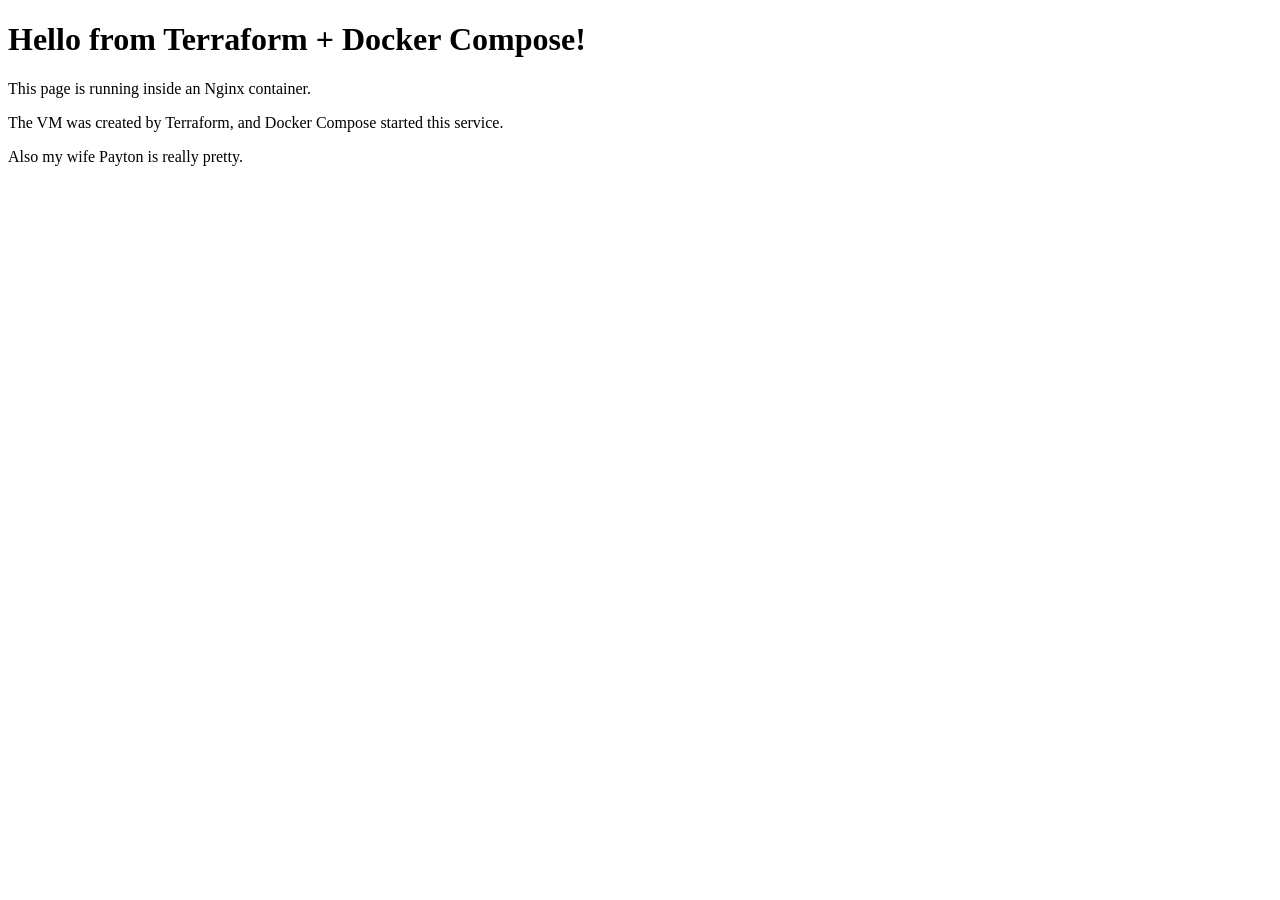
<file: docker/hello-world-site/index.html>
<!DOCTYPE html>
<html>
<head>
  <title>Joel's Terraform Docker Lab</title>
</head>
<body>
  <h1>Hello from Terraform + Docker Compose!</h1>
  <p>This page is running inside an Nginx container.</p>
  <p>The VM was created by Terraform, and Docker Compose started this service.</p>
  <p>Also my wife Payton is really pretty.</p>
</body>
</html>
</file>
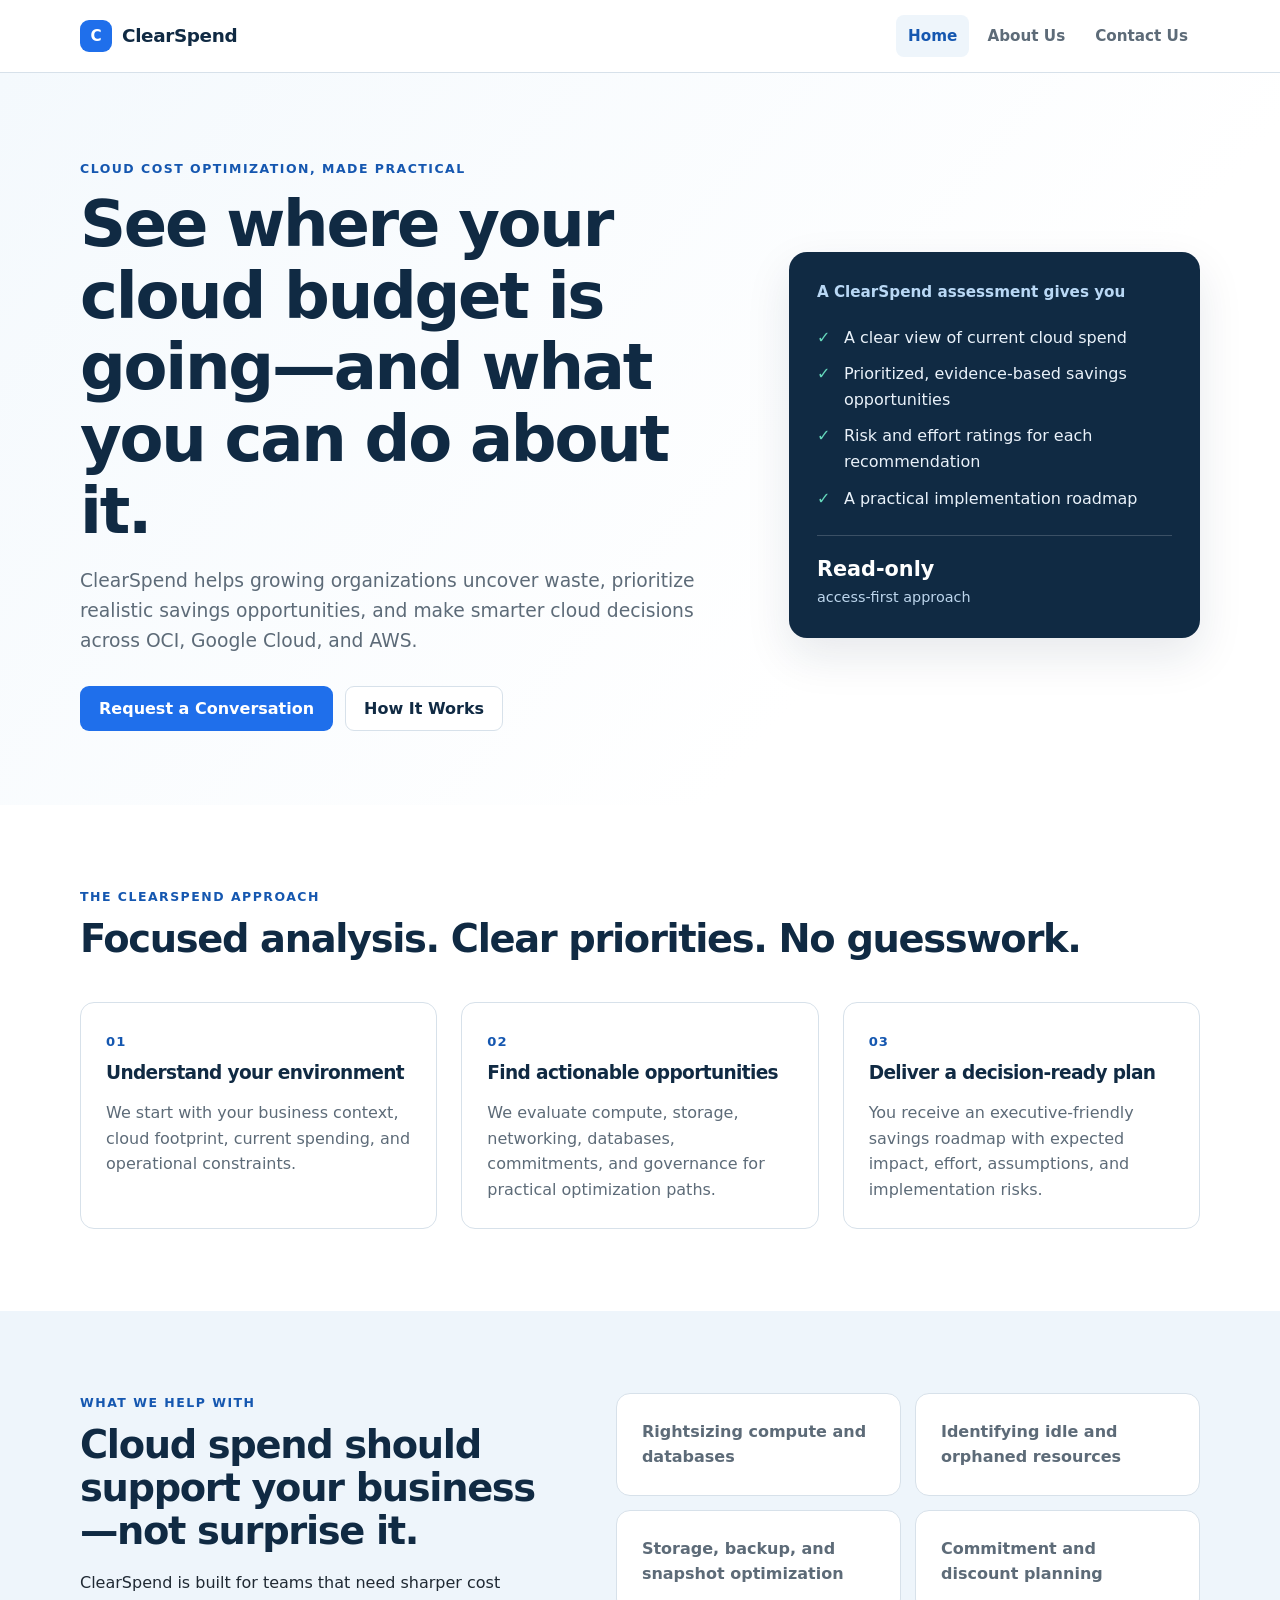
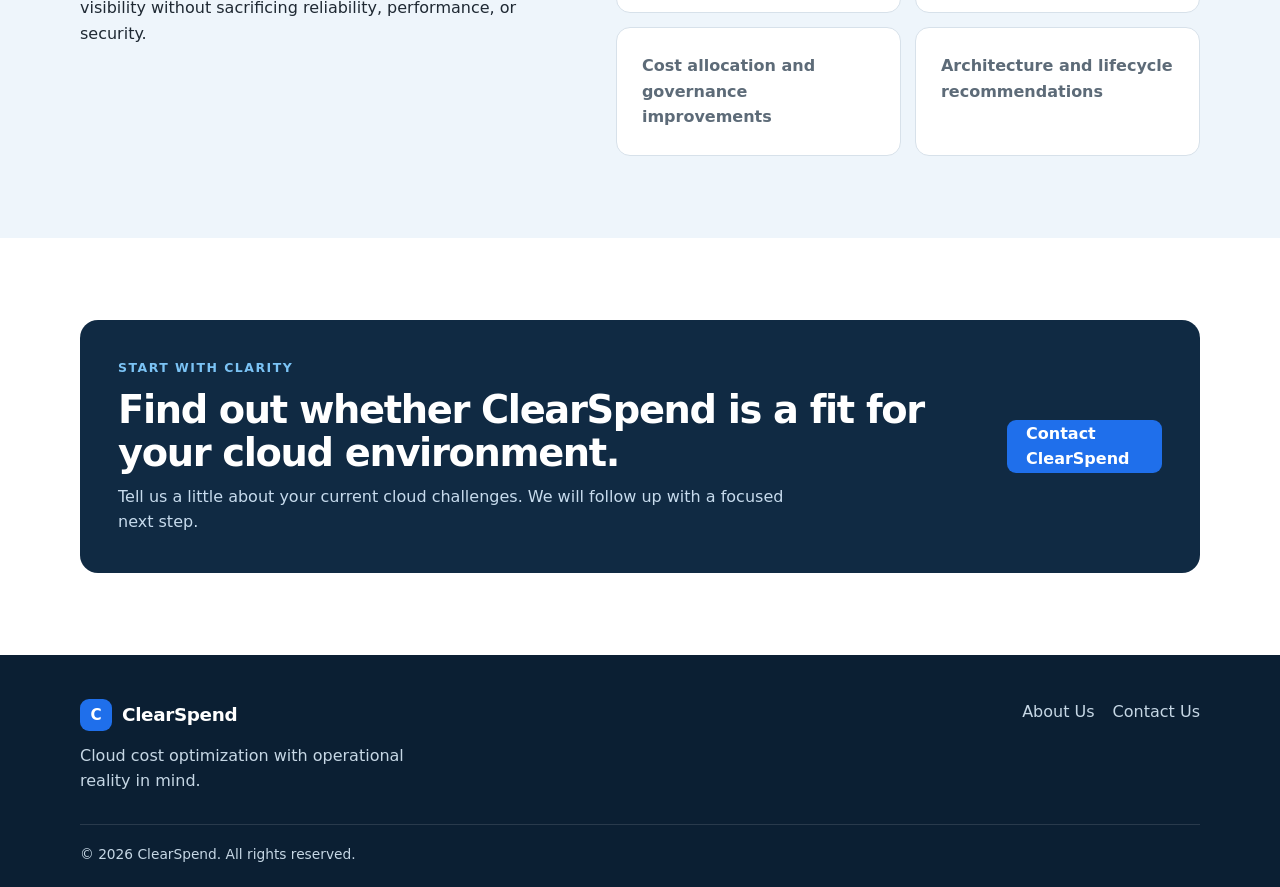
<file: var/www/clearspend/index.html>
<!DOCTYPE html>
<html lang="en">
<head>
  <meta charset="UTF-8">
  <meta name="viewport" content="width=device-width, initial-scale=1.0">
  <meta name="description" content="ClearSpend helps organizations identify practical cloud cost optimization opportunities across OCI, GCP, and AWS.">
  <title>ClearSpend | Cloud Cost Optimization</title>
  <link rel="stylesheet" href="assets/styles.css">
</head>
<body>
  <header class="site-header">
    <div class="container nav-wrap">
      <a class="brand" href="index.html" aria-label="ClearSpend home">
        <span class="brand-mark">C</span>
        <span>ClearSpend</span>
      </a>
      <nav class="site-nav" aria-label="Primary navigation">
        <a class="active" href="index.html">Home</a>
        <a href="about.html">About Us</a>
        <a href="contact.html">Contact Us</a>
      </nav>
    </div>
  </header>

  <main>
    <section class="hero">
      <div class="container hero-grid">
        <div>
          <p class="eyebrow">Cloud cost optimization, made practical</p>
          <h1>See where your cloud budget is going—and what you can do about it.</h1>
          <p class="hero-copy">
            ClearSpend helps growing organizations uncover waste, prioritize realistic savings opportunities,
            and make smarter cloud decisions across OCI, Google Cloud, and AWS.
          </p>
          <div class="cta-row">
            <a class="button button-primary" href="contact.html">Request a Conversation</a>
            <a class="button button-secondary" href="#how-it-works">How It Works</a>
          </div>
        </div>

        <aside class="hero-card" aria-label="ClearSpend assessment snapshot">
          <p class="card-label">A ClearSpend assessment gives you</p>
          <ul class="check-list">
            <li>A clear view of current cloud spend</li>
            <li>Prioritized, evidence-based savings opportunities</li>
            <li>Risk and effort ratings for each recommendation</li>
            <li>A practical implementation roadmap</li>
          </ul>
          <div class="card-stat">
            <strong>Read-only</strong>
            <span>access-first approach</span>
          </div>
        </aside>
      </div>
    </section>

    <section class="section" id="how-it-works">
      <div class="container">
        <p class="eyebrow">The ClearSpend approach</p>
        <h2>Focused analysis. Clear priorities. No guesswork.</h2>
        <div class="steps">
          <article class="step">
            <span class="step-number">01</span>
            <h3>Understand your environment</h3>
            <p>We start with your business context, cloud footprint, current spending, and operational constraints.</p>
          </article>
          <article class="step">
            <span class="step-number">02</span>
            <h3>Find actionable opportunities</h3>
            <p>We evaluate compute, storage, networking, databases, commitments, and governance for practical optimization paths.</p>
          </article>
          <article class="step">
            <span class="step-number">03</span>
            <h3>Deliver a decision-ready plan</h3>
            <p>You receive an executive-friendly savings roadmap with expected impact, effort, assumptions, and implementation risks.</p>
          </article>
        </div>
      </div>
    </section>

    <section class="section section-tint">
      <div class="container split-grid">
        <div>
          <p class="eyebrow">What we help with</p>
          <h2>Cloud spend should support your business—not surprise it.</h2>
          <p>
            ClearSpend is built for teams that need sharper cost visibility without sacrificing reliability,
            performance, or security.
          </p>
        </div>
        <div class="service-grid">
          <div class="service-item">Rightsizing compute and databases</div>
          <div class="service-item">Identifying idle and orphaned resources</div>
          <div class="service-item">Storage, backup, and snapshot optimization</div>
          <div class="service-item">Commitment and discount planning</div>
          <div class="service-item">Cost allocation and governance improvements</div>
          <div class="service-item">Architecture and lifecycle recommendations</div>
        </div>
      </div>
    </section>

    <section class="section">
      <div class="container callout">
        <div>
          <p class="eyebrow">Start with clarity</p>
          <h2>Find out whether ClearSpend is a fit for your cloud environment.</h2>
          <p>Tell us a little about your current cloud challenges. We will follow up with a focused next step.</p>
        </div>
        <a class="button button-primary" href="contact.html">Contact ClearSpend</a>
      </div>
    </section>
  </main>

  <footer class="site-footer">
    <div class="container footer-wrap">
      <div>
        <a class="brand footer-brand" href="index.html"><span class="brand-mark">C</span><span>ClearSpend</span></a>
        <p>Cloud cost optimization with operational reality in mind.</p>
      </div>
      <div class="footer-links">
        <a href="about.html">About Us</a>
        <a href="contact.html">Contact Us</a>
      </div>
    </div>
    <div class="container footer-bottom">© <span id="year"></span> ClearSpend. All rights reserved.</div>
  </footer>
  <script src="js/site.js"></script>
</body>
</html>
</file>
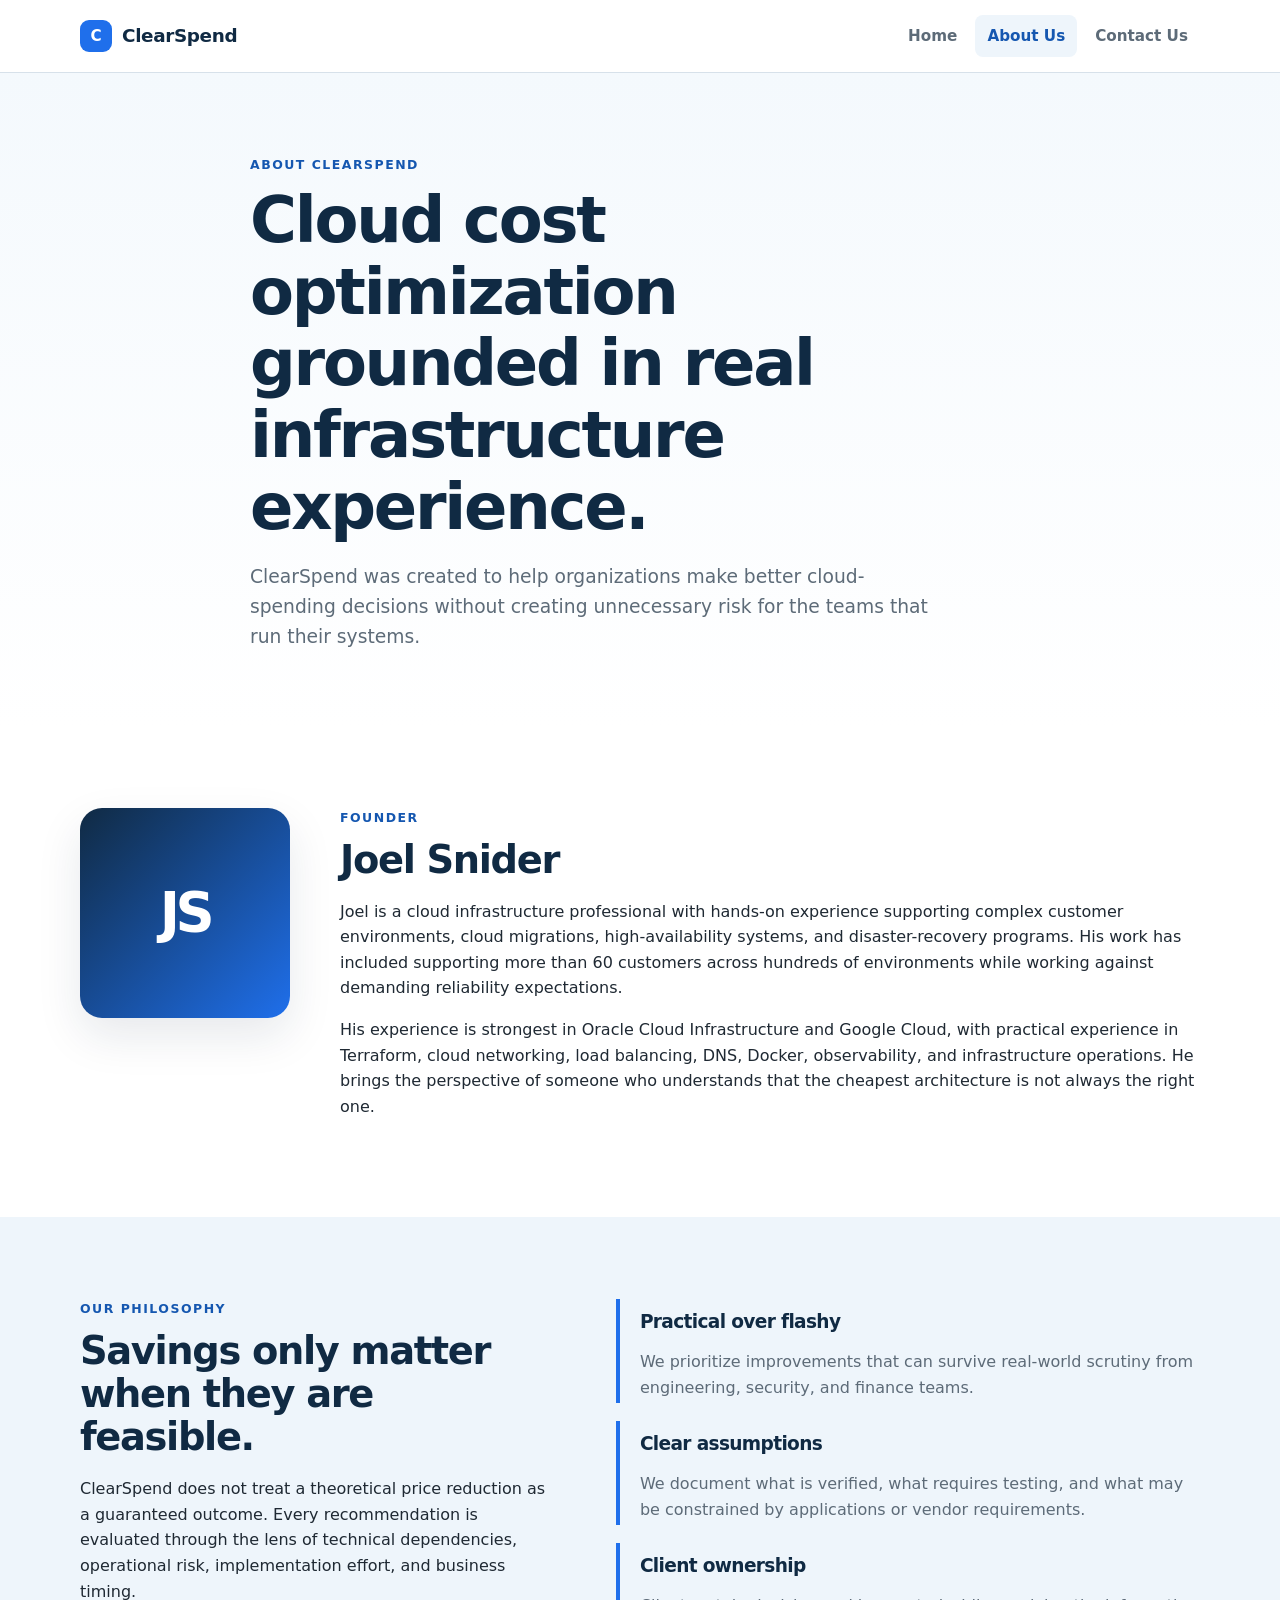
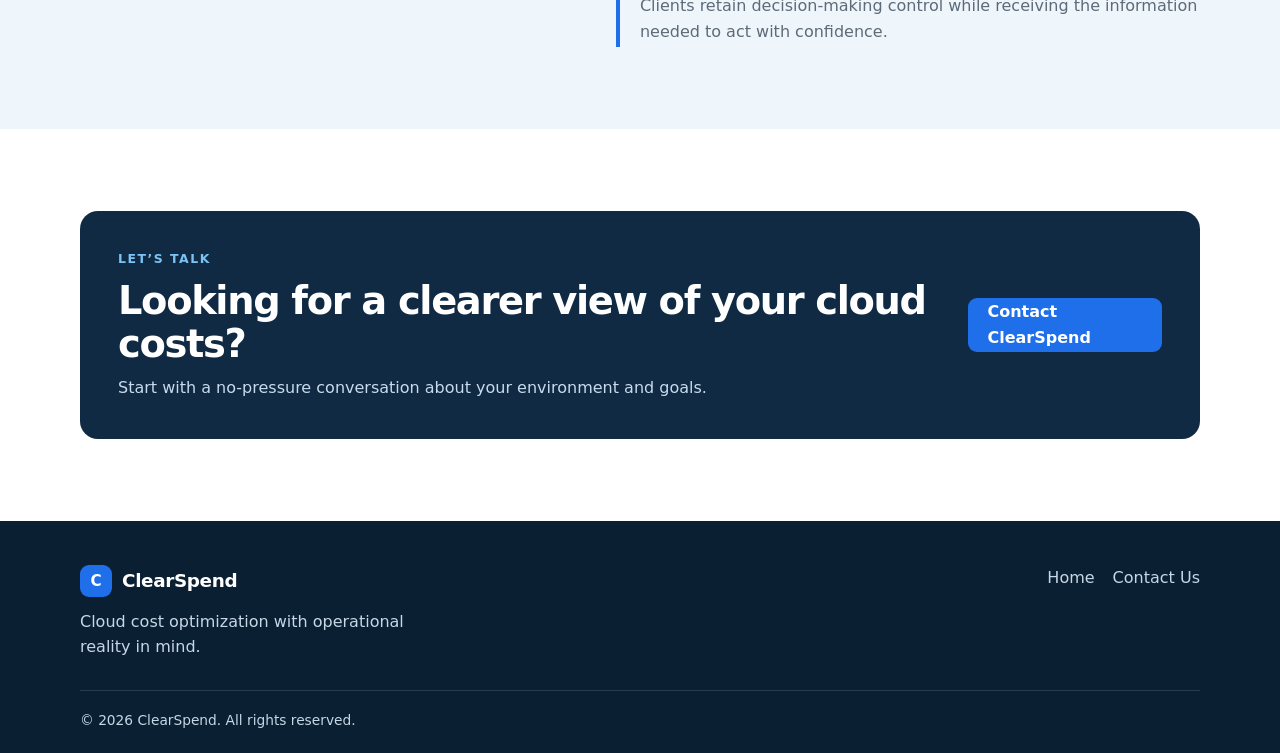
<file: var/www/clearspend/about.html>
<!DOCTYPE html>
<html lang="en">
<head>
  <meta charset="UTF-8">
  <meta name="viewport" content="width=device-width, initial-scale=1.0">
  <meta name="description" content="Learn about Joel Snider and ClearSpend's practical approach to cloud cost optimization.">
  <title>About Us | ClearSpend</title>
  <link rel="stylesheet" href="assets/styles.css">
</head>
<body>
  <header class="site-header">
    <div class="container nav-wrap">
      <a class="brand" href="index.html" aria-label="ClearSpend home"><span class="brand-mark">C</span><span>ClearSpend</span></a>
      <nav class="site-nav" aria-label="Primary navigation">
        <a href="index.html">Home</a>
        <a class="active" href="about.html">About Us</a>
        <a href="contact.html">Contact Us</a>
      </nav>
    </div>
  </header>

  <main>
    <section class="page-hero">
      <div class="container narrow">
        <p class="eyebrow">About ClearSpend</p>
        <h1>Cloud cost optimization grounded in real infrastructure experience.</h1>
        <p class="page-lead">
          ClearSpend was created to help organizations make better cloud-spending decisions without creating unnecessary risk for the teams that run their systems.
        </p>
      </div>
    </section>

    <section class="section">
      <div class="container bio-grid">
        <div class="portrait-placeholder" aria-label="Portrait placeholder for Joel Snider">
          <span>JS</span>
        </div>
        <div>
          <p class="eyebrow">Founder</p>
          <h2>Joel Snider</h2>
          <p>
            Joel is a cloud infrastructure professional with hands-on experience supporting complex customer environments,
            cloud migrations, high-availability systems, and disaster-recovery programs. His work has included supporting
            more than 60 customers across hundreds of environments while working against demanding reliability expectations.
          </p>
          <p>
            His experience is strongest in Oracle Cloud Infrastructure and Google Cloud, with practical experience in
            Terraform, cloud networking, load balancing, DNS, Docker, observability, and infrastructure operations.
            He brings the perspective of someone who understands that the cheapest architecture is not always the right one.
          </p>
        </div>
      </div>
    </section>

    <section class="section section-tint">
      <div class="container split-grid">
        <div>
          <p class="eyebrow">Our philosophy</p>
          <h2>Savings only matter when they are feasible.</h2>
          <p>
            ClearSpend does not treat a theoretical price reduction as a guaranteed outcome. Every recommendation is evaluated
            through the lens of technical dependencies, operational risk, implementation effort, and business timing.
          </p>
        </div>
        <div class="principles">
          <div>
            <h3>Practical over flashy</h3>
            <p>We prioritize improvements that can survive real-world scrutiny from engineering, security, and finance teams.</p>
          </div>
          <div>
            <h3>Clear assumptions</h3>
            <p>We document what is verified, what requires testing, and what may be constrained by applications or vendor requirements.</p>
          </div>
          <div>
            <h3>Client ownership</h3>
            <p>Clients retain decision-making control while receiving the information needed to act with confidence.</p>
          </div>
        </div>
      </div>
    </section>

    <section class="section">
      <div class="container callout">
        <div>
          <p class="eyebrow">Let’s talk</p>
          <h2>Looking for a clearer view of your cloud costs?</h2>
          <p>Start with a no-pressure conversation about your environment and goals.</p>
        </div>
        <a class="button button-primary" href="contact.html">Contact ClearSpend</a>
      </div>
    </section>
  </main>

  <footer class="site-footer">
    <div class="container footer-wrap">
      <div>
        <a class="brand footer-brand" href="index.html"><span class="brand-mark">C</span><span>ClearSpend</span></a>
        <p>Cloud cost optimization with operational reality in mind.</p>
      </div>
      <div class="footer-links">
        <a href="index.html">Home</a>
        <a href="contact.html">Contact Us</a>
      </div>
    </div>
    <div class="container footer-bottom">© <span id="year"></span> ClearSpend. All rights reserved.</div>
  </footer>
  <script src="js/site.js"></script>
</body>
</html>
</file>
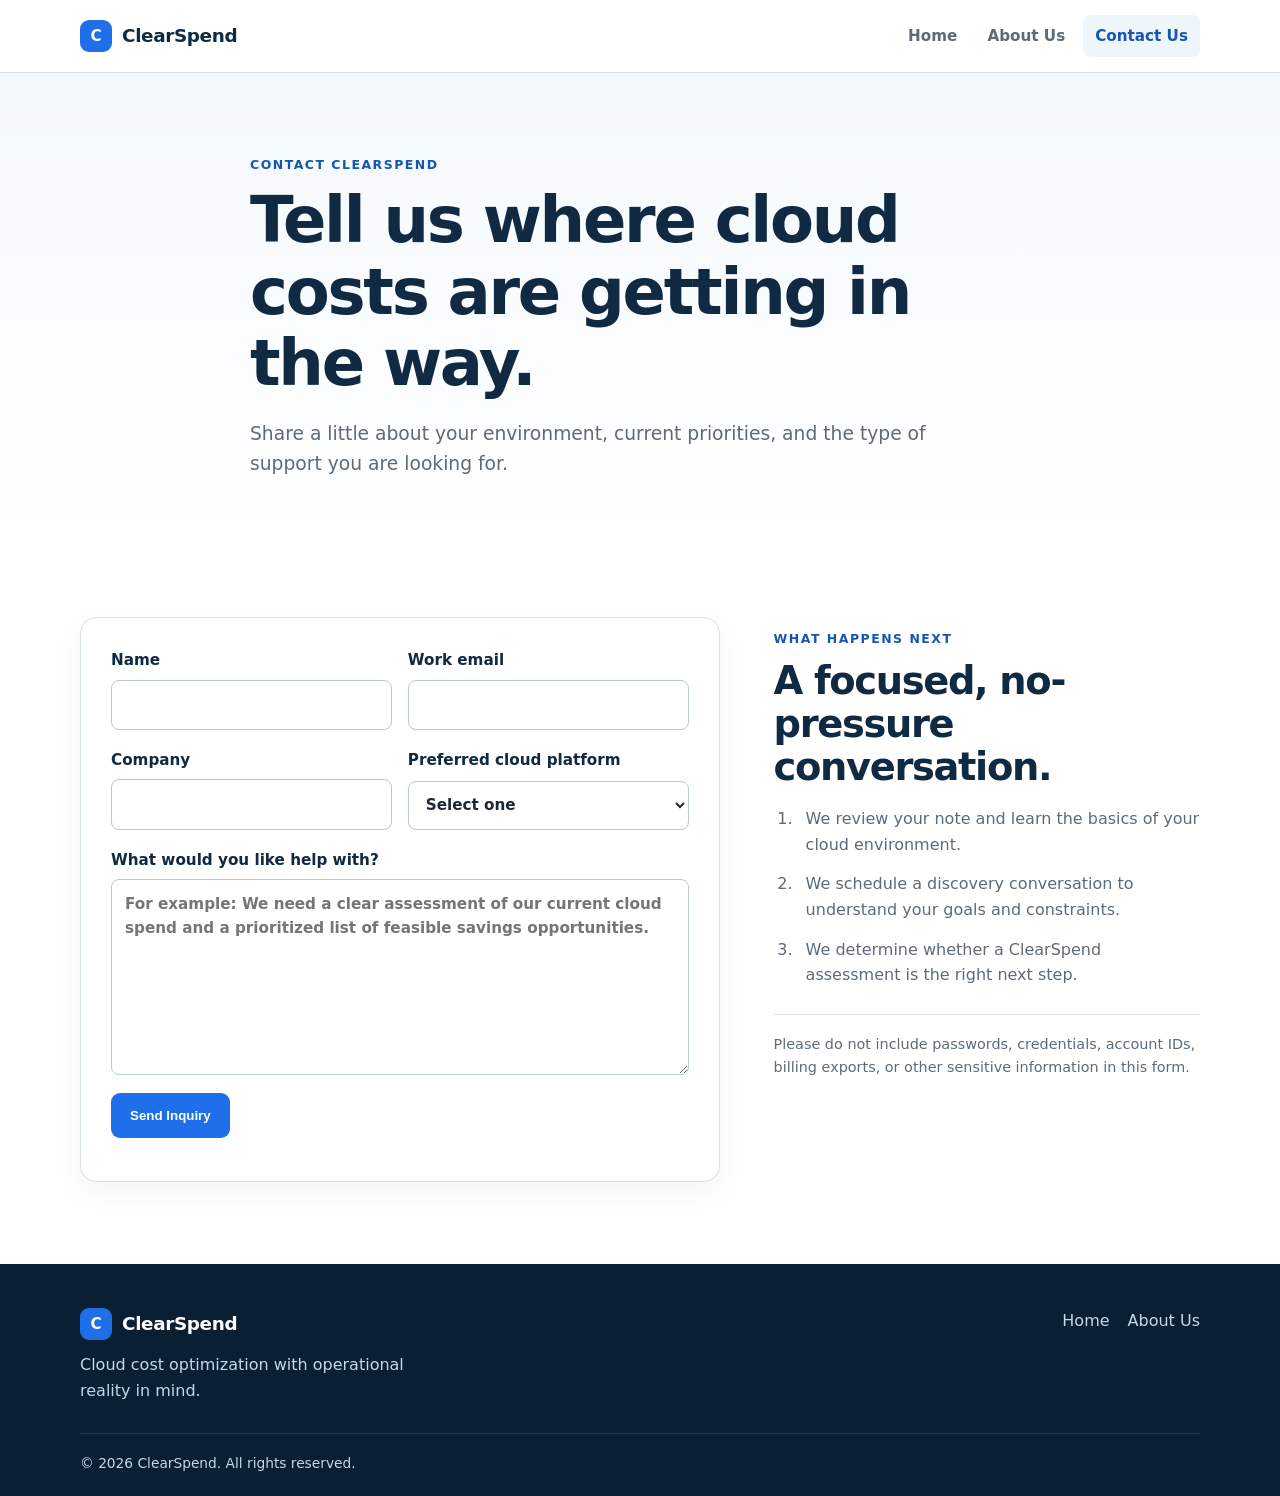
<file: var/www/clearspend/contact.html>
<!DOCTYPE html>
<html lang="en">
<head>
  <meta charset="UTF-8">
  <meta name="viewport" content="width=device-width, initial-scale=1.0">
  <meta name="description" content="Contact ClearSpend to discuss cloud cost optimization for your organization.">
  <title>Contact Us | ClearSpend</title>
  <link rel="stylesheet" href="assets/styles.css">
</head>
<body>
  <header class="site-header">
    <div class="container nav-wrap">
      <a class="brand" href="index.html" aria-label="ClearSpend home"><span class="brand-mark">C</span><span>ClearSpend</span></a>
      <nav class="site-nav" aria-label="Primary navigation">
        <a href="index.html">Home</a>
        <a href="about.html">About Us</a>
        <a class="active" href="contact.html">Contact Us</a>
      </nav>
    </div>
  </header>

  <main>
    <section class="page-hero compact">
      <div class="container narrow">
        <p class="eyebrow">Contact ClearSpend</p>
        <h1>Tell us where cloud costs are getting in the way.</h1>
        <p class="page-lead">
          Share a little about your environment, current priorities, and the type of support you are looking for.
        </p>
      </div>
    </section>

    <section class="section">
      <div class="container contact-grid">
        <form id="contact-form" class="contact-form" action="https://formspree.io/f/mzdlbnkd" method="POST">
	<input type="hidden" name="_subject" value="New ClearSpend website inquiry">
          <div class="form-row">
            <label>
              Name
              <input type="text" id="name" name="name" autocomplete="name" required>
            </label>
            <label>
              Work email
              <input type="email" id="email" name="email" autocomplete="email" required>
            </label>
          </div>

          <div class="form-row">
            <label>
              Company
              <input type="text" id="company" name="company" autocomplete="organization">
            </label>
            <label>
              Preferred cloud platform
              <select id="platform" name="platform">
                <option value="">Select one</option>
                <option>Oracle Cloud Infrastructure (OCI)</option>
                <option>Google Cloud Platform (GCP)</option>
                <option>Amazon Web Services (AWS)</option>
                <option>Multi-cloud</option>
                <option>Not sure yet</option>
              </select>
            </label>
          </div>

          <label>
            What would you like help with?
            <textarea id="message" name="message" rows="7" required placeholder="For example: We need a clear assessment of our current cloud spend and a prioritized list of feasible savings opportunities."></textarea>
          </label>

          <button class="button button-primary" type="submit">Send Inquiry</button>
          <p id="form-status" class="form-status" aria-live="polite"></p>
        </form>

        <aside class="contact-aside">
          <p class="eyebrow">What happens next</p>
          <h2>A focused, no-pressure conversation.</h2>
          <ol class="number-list">
            <li>We review your note and learn the basics of your cloud environment.</li>
            <li>We schedule a discovery conversation to understand your goals and constraints.</li>
            <li>We determine whether a ClearSpend assessment is the right next step.</li>
          </ol>
          <p class="small-text">Please do not include passwords, credentials, account IDs, billing exports, or other sensitive information in this form.</p>
        </aside>
      </div>
    </section>
  </main>

  <footer class="site-footer">
    <div class="container footer-wrap">
      <div>
        <a class="brand footer-brand" href="index.html"><span class="brand-mark">C</span><span>ClearSpend</span></a>
        <p>Cloud cost optimization with operational reality in mind.</p>
      </div>
      <div class="footer-links">
        <a href="index.html">Home</a>
        <a href="about.html">About Us</a>
      </div>
    </div>
    <div class="container footer-bottom">© <span id="year"></span> ClearSpend. All rights reserved.</div>
  </footer>
  <script src="js/site.js"></script>
</body>
</html>
</file>
<file: var/www/clearspend/assets/styles.css>
:root {
  --navy: #102a43;
  --blue: #1f6feb;
  --blue-dark: #1557b0;
  --mist: #eef5fb;
  --ink: #1f2933;
  --muted: #5d6b78;
  --line: #d7e1ea;
  --white: #ffffff;
  --success: #0f766e;
  --shadow: 0 18px 45px rgba(16, 42, 67, 0.10);
}

* { box-sizing: border-box; }
html { scroll-behavior: smooth; }
body {
  margin: 0;
  background: var(--white);
  color: var(--ink);
  font-family: Inter, ui-sans-serif, system-ui, -apple-system, BlinkMacSystemFont, "Segoe UI", sans-serif;
  line-height: 1.6;
}
a { color: inherit; text-decoration: none; }
.container { width: min(1120px, calc(100% - 40px)); margin: 0 auto; }
.narrow { width: min(780px, 100%); }

.site-header {
  position: sticky;
  top: 0;
  z-index: 10;
  background: rgba(255,255,255,.95);
  backdrop-filter: blur(12px);
  border-bottom: 1px solid var(--line);
}
.nav-wrap { min-height: 72px; display: flex; align-items: center; justify-content: space-between; gap: 24px; }
.brand { display: inline-flex; gap: 10px; align-items: center; color: var(--navy); font-size: 1.15rem; font-weight: 800; letter-spacing: -.02em; }
.brand-mark { display: inline-grid; place-items: center; width: 32px; height: 32px; border-radius: 9px; background: var(--blue); color: #fff; font-size: .95rem; }
.site-nav { display: flex; gap: 6px; flex-wrap: wrap; }
.site-nav a { padding: 9px 12px; border-radius: 8px; font-size: .95rem; font-weight: 650; color: var(--muted); }
.site-nav a:hover, .site-nav a.active { color: var(--blue-dark); background: var(--mist); }

.hero { padding: 86px 0 74px; background: linear-gradient(130deg, #f4f9fd 0%, #ffffff 70%); }
.hero-grid { display: grid; grid-template-columns: 1.35fr .85fr; align-items: center; gap: 56px; }
.eyebrow { margin: 0 0 10px; color: var(--blue-dark); font-weight: 800; font-size: .78rem; letter-spacing: .12em; text-transform: uppercase; }
h1, h2, h3 { color: var(--navy); line-height: 1.12; letter-spacing: -.035em; }
h1 { margin: 0; max-width: 760px; font-size: clamp(2.45rem, 5vw, 4.55rem); }
h2 { margin: 0 0 18px; font-size: clamp(1.85rem, 3vw, 2.75rem); }
h3 { margin: 10px 0 8px; font-size: 1.16rem; }
.hero-copy, .page-lead { max-width: 690px; color: var(--muted); font-size: 1.17rem; }
.cta-row { display: flex; gap: 12px; margin-top: 30px; flex-wrap: wrap; }
.button { display: inline-flex; justify-content: center; align-items: center; border: 1px solid transparent; border-radius: 9px; min-height: 45px; padding: 0 18px; font-weight: 800; cursor: pointer; transition: .2s ease; }
.button-primary { background: var(--blue); color: #fff; }
.button-primary:hover { background: var(--blue-dark); transform: translateY(-1px); }
.button-secondary { border-color: var(--line); background: #fff; color: var(--navy); }
.button-secondary:hover { border-color: var(--blue); color: var(--blue-dark); }

.hero-card { padding: 28px; border-radius: 18px; background: var(--navy); color: #eaf2fa; box-shadow: var(--shadow); }
.card-label { margin: 0; color: #b9d8f5; font-size: .95rem; font-weight: 750; }
.check-list { padding: 0; margin: 20px 0 24px; list-style: none; }
.check-list li { margin: 11px 0; padding-left: 27px; position: relative; }
.check-list li::before { content: "✓"; position: absolute; left: 0; color: #66d9bc; font-weight: 900; }
.card-stat { padding-top: 17px; border-top: 1px solid rgba(255,255,255,.18); display: flex; flex-direction: column; }
.card-stat strong { font-size: 1.3rem; color: #fff; }
.card-stat span { font-size: .9rem; color: #bdd6ed; }

.section { padding: 82px 0; }
.section-tint { background: var(--mist); }
.steps { margin-top: 42px; display: grid; grid-template-columns: repeat(3, 1fr); gap: 24px; }
.step, .service-item { background: #fff; border: 1px solid var(--line); border-radius: 14px; padding: 25px; }
.step-number { color: var(--blue-dark); font-weight: 900; letter-spacing: .08em; font-size: .82rem; }
.step p, .service-item, .principles p, .small-text { color: var(--muted); margin-bottom: 0; }
.split-grid { display: grid; grid-template-columns: .9fr 1.1fr; gap: 58px; align-items: start; }
.service-grid { display: grid; grid-template-columns: repeat(2, 1fr); gap: 14px; }
.service-item { font-weight: 700; }
.callout { padding: 38px; border-radius: 18px; background: var(--navy); color: #eaf2fa; display: flex; justify-content: space-between; align-items: center; gap: 26px; }
.callout h2 { color: #fff; margin: 0 0 10px; }
.callout p:not(.eyebrow) { margin: 0; max-width: 670px; color: #c7dbed; }
.callout .eyebrow { color: #7bc3f5; }

.page-hero { padding: 82px 0 55px; background: linear-gradient(180deg, #f4f9fd, #fff); }
.page-hero.compact { padding-bottom: 38px; }
.bio-grid { display: grid; grid-template-columns: 210px 1fr; gap: 50px; align-items: start; }
.portrait-placeholder { height: 210px; border-radius: 22px; background: linear-gradient(135deg, var(--navy), var(--blue)); display: grid; place-items: center; color: #fff; font-size: 3.4rem; font-weight: 900; letter-spacing: -.08em; box-shadow: var(--shadow); }
.principles { display: grid; gap: 18px; }
.principles > div { border-left: 4px solid var(--blue); padding: 3px 0 3px 20px; }

.contact-grid { display: grid; grid-template-columns: 1.2fr .8fr; gap: 54px; align-items: start; }
.contact-form { padding: 30px; border: 1px solid var(--line); border-radius: 16px; box-shadow: 0 10px 28px rgba(16,42,67,.05); }
.form-row { display: grid; grid-template-columns: repeat(2, 1fr); gap: 16px; }
label { display: grid; gap: 7px; margin-bottom: 18px; color: var(--navy); font-weight: 750; font-size: .95rem; }
input, select, textarea { width: 100%; border: 1px solid #b9c8d6; border-radius: 8px; padding: 12px 13px; font: inherit; color: var(--ink); background: #fff; }
input:focus, select:focus, textarea:focus { outline: 3px solid rgba(31,111,235,.18); border-color: var(--blue); }
textarea { resize: vertical; }
.form-note { color: var(--muted); font-size: .82rem; margin: 15px 0 0; }
.form-note code { padding: 2px 5px; border-radius: 4px; background: var(--mist); }
.form-status { margin: 13px 0 0; font-weight: 700; color: var(--success); }
.contact-aside { padding: 12px 0; }
.number-list { padding-left: 24px; color: var(--muted); }
.number-list li { padding-left: 8px; margin: 14px 0; }
.small-text { font-size: .9rem; border-top: 1px solid var(--line); padding-top: 18px; margin-top: 26px; }

.site-footer { background: #0b1f33; color: #c6d7e5; padding: 44px 0 22px; }
.footer-wrap { display: flex; justify-content: space-between; gap: 24px; align-items: start; }
.footer-brand { color: #fff; }
.site-footer p { margin: 12px 0 0; max-width: 360px; }
.footer-links { display: flex; gap: 18px; flex-wrap: wrap; }
.footer-links a:hover { color: #fff; }
.footer-bottom { border-top: 1px solid rgba(255,255,255,.12); padding-top: 18px; margin-top: 30px; font-size: .86rem; }

@media (max-width: 820px) {
  .hero-grid, .split-grid, .contact-grid { grid-template-columns: 1fr; gap: 34px; }
  .steps { grid-template-columns: 1fr; }
  .bio-grid { grid-template-columns: 1fr; gap: 25px; }
  .portrait-placeholder { width: 160px; height: 160px; }
}
@media (max-width: 560px) {
  .container { width: min(100% - 28px, 1120px); }
  .nav-wrap { padding: 12px 0; align-items: flex-start; }
  .site-nav { justify-content: flex-end; }
  .site-nav a { padding: 7px 8px; font-size: .86rem; }
  .hero, .section, .page-hero { padding: 56px 0; }
  .service-grid, .form-row { grid-template-columns: 1fr; }
  .callout, .footer-wrap { flex-direction: column; align-items: flex-start; }
  .contact-form { padding: 22px; }
}
</file>
